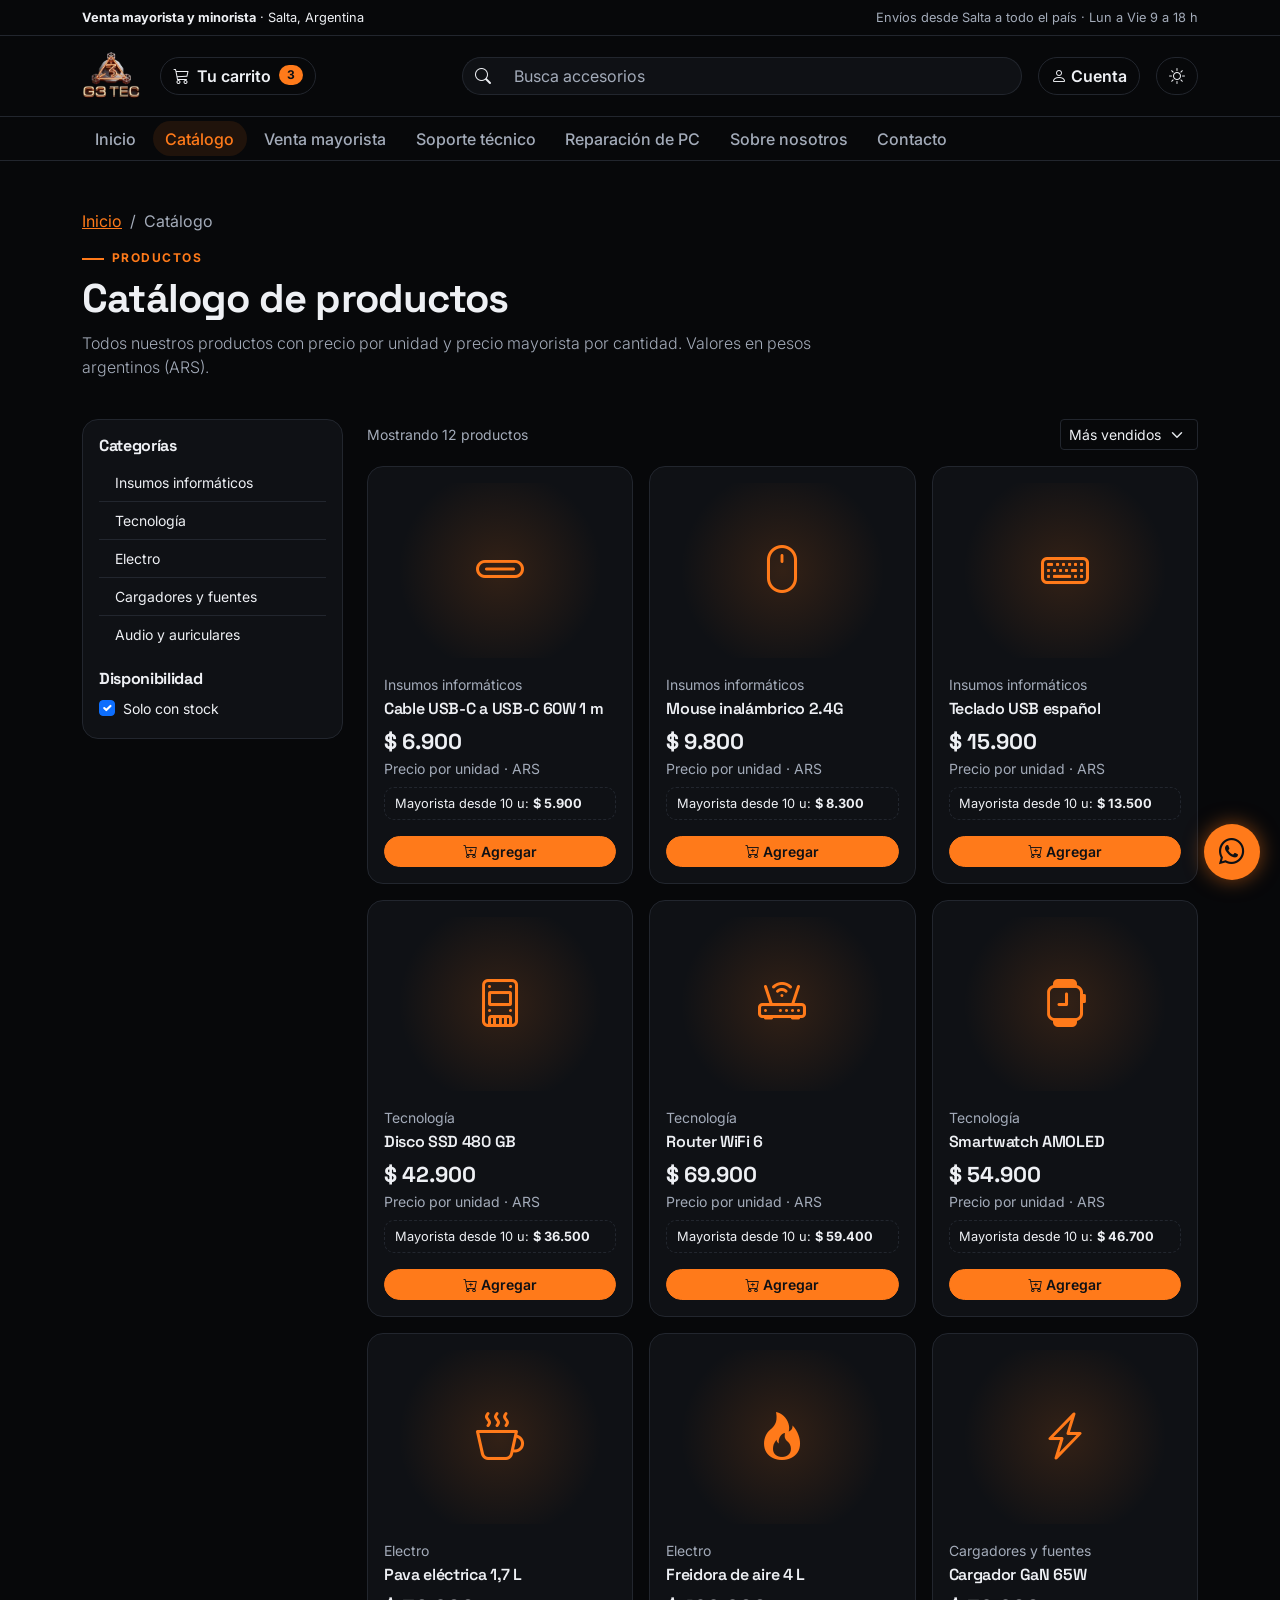
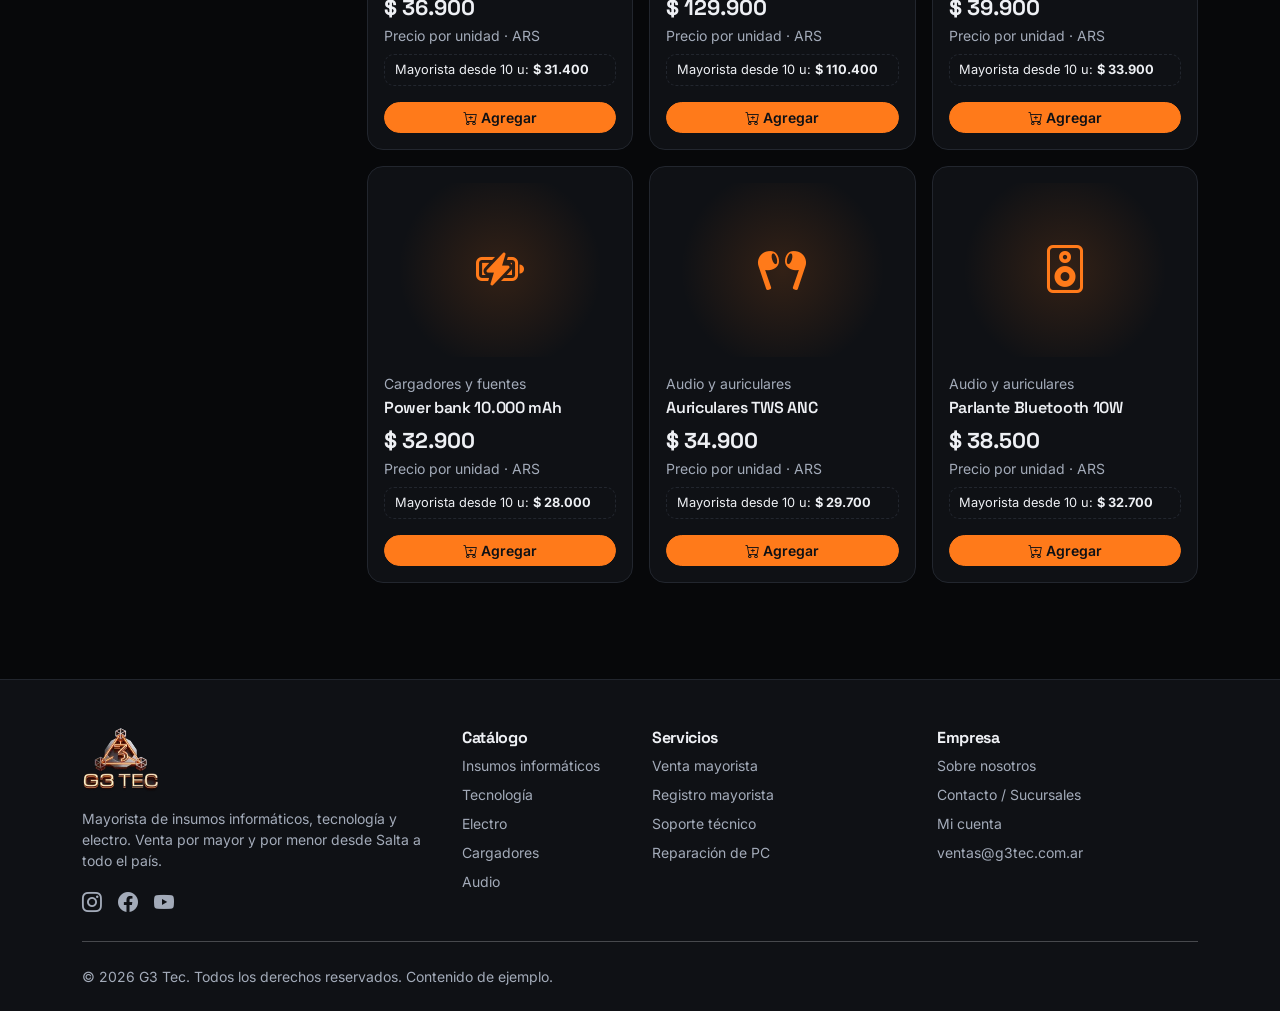
<file: catalogo.html>
<!doctype html>
<html lang="es-AR" data-bs-theme="dark">
  <head>
    <meta charset="utf-8" />
    <meta name="viewport" content="width=device-width, initial-scale=1" />
    <title>Catálogo | G3 Tec</title>
    <meta
      name="description"
      content="Catálogo de insumos informáticos, tecnología, electro, cargadores y audio con precios mayoristas."
    />
    <link rel="icon" href="img/logo-sm.webp" type="image/webp" />
    <link rel="preconnect" href="https://fonts.googleapis.com" />
    <link rel="preconnect" href="https://fonts.gstatic.com" crossorigin />
    <link
      href="https://fonts.googleapis.com/css2?family=Inter:wght@400;500;600;700&family=Space+Grotesk:wght@600;700&display=swap"
      rel="stylesheet"
    />
    <link
      href="https://cdn.jsdelivr.net/npm/bootstrap@5.3.3/dist/css/bootstrap.min.css"
      rel="stylesheet"
      integrity="sha384-QWTKZyjpPEjISv5WaRU9OFeRpok6YctnYmDr5pNlyT2bRjXh0JMhjY6hW+ALEwIH"
      crossorigin="anonymous"
    />
    <link
      href="https://cdn.jsdelivr.net/npm/bootstrap-icons@1.11.3/font/bootstrap-icons.min.css"
      rel="stylesheet"
    />
    <link href="css/estilos.css" rel="stylesheet" />
  </head>
  <body>
    <a class="skip-link" href="#contenido">Saltar al contenido</a>
    <div class="topbar py-2">
      <div class="container d-flex justify-content-between flex-wrap gap-2">
        <span><strong>Venta mayorista y minorista</strong> · Salta, Argentina</span>
        <span class="text-secondary d-none d-md-inline"
          >Envíos desde Salta a todo el país · Lun a Vie 9 a 18 h</span
        >
      </div>
    </div>
    <header class="site-header sticky-top">
      <div class="container py-3 d-flex align-items-center gap-3 flex-wrap">
        <a href="index.html" class="navbar-brand me-1"
          ><img src="img/logo-sm.webp" alt="G3 Tec, inicio" width="58" height="48"
        /></a>
        <a href="carrito.html" class="btn btn-outline-neon d-flex align-items-center gap-2"
          ><i class="bi bi-cart3" aria-hidden="true"></i> Tu carrito
          <span class="badge rounded-pill badge-neon"
            >3<span class="visually-hidden"> productos</span></span
          ></a
        >
        <form
          class="search input-group flex-grow-1 ms-lg-auto"
          role="search"
          action="catalogo.html"
        >
          <span class="input-group-text"><i class="bi bi-search" aria-hidden="true"></i></span>
          <label for="buscar" class="visually-hidden">Buscar productos</label>
          <input
            id="buscar"
            name="q"
            class="form-control"
            type="search"
            placeholder="Busca accesorios"
          />
        </form>
        <a href="cuenta.html" class="btn btn-outline-neon"
          ><i class="bi bi-person" aria-hidden="true"></i> Cuenta</a
        >
        <button
          id="btnTema"
          type="button"
          class="btn btn-outline-neon"
          aria-label="Cambiar tema"
        ></button>
      </div>
      <nav class="navbar navbar-expand-lg py-1 border-top" aria-label="Menú principal">
        <div class="container">
          <button
            class="navbar-toggler"
            type="button"
            data-bs-toggle="collapse"
            data-bs-target="#menu"
            aria-controls="menu"
            aria-expanded="false"
            aria-label="Abrir menú"
          >
            <span class="navbar-toggler-icon"></span>
          </button>
          <div class="collapse navbar-collapse" id="menu">
            <ul class="navbar-nav gap-1">
              <li class="nav-item"><a class="nav-link" href="index.html">Inicio</a></li>
              <li class="nav-item">
                <a class="nav-link active" href="catalogo.html" aria-current="page">Catálogo</a>
              </li>
              <li class="nav-item">
                <a class="nav-link" href="mayorista.html">Venta mayorista</a>
              </li>
              <li class="nav-item"><a class="nav-link" href="soporte.html">Soporte técnico</a></li>
              <li class="nav-item">
                <a class="nav-link" href="reparacion.html">Reparación de PC</a>
              </li>
              <li class="nav-item"><a class="nav-link" href="nosotros.html">Sobre nosotros</a></li>
              <li class="nav-item"><a class="nav-link" href="contacto.html">Contacto</a></li>
            </ul>
          </div>
        </div>
      </nav>
    </header>
    <main id="contenido" class="container py-4 py-lg-5">
      <nav aria-label="Ruta de navegación">
        <ol class="breadcrumb small">
          <li class="breadcrumb-item"><a href="index.html">Inicio</a></li>
          <li class="breadcrumb-item active" aria-current="page">Catálogo</li>
        </ol>
      </nav>
      <p class="eyebrow mb-2">Productos</p>
      <h1 class="display-6 fw-bold">Catálogo de productos</h1>
      <p class="text-secondary lead fs-6 col-lg-8">
        Todos nuestros productos con precio por unidad y precio mayorista por cantidad. Valores en
        pesos argentinos (ARS).
      </p>
      <div class="row g-4 mt-1">
        <aside class="col-lg-3" aria-label="Filtros">
          <div class="g3-card p-3">
            <h2 class="h6 fw-bold">Categorías</h2>
            <div class="list-group list-group-flush small">
              <a href="#" class="list-group-item list-group-item-action bg-transparent"
                >Insumos informáticos</a
              ><a href="#" class="list-group-item list-group-item-action bg-transparent"
                >Tecnología</a
              ><a href="#" class="list-group-item list-group-item-action bg-transparent">Electro</a
              ><a href="#" class="list-group-item list-group-item-action bg-transparent"
                >Cargadores y fuentes</a
              ><a href="#" class="list-group-item list-group-item-action bg-transparent"
                >Audio y auriculares</a
              >
            </div>
            <h2 class="h6 fw-bold mt-3">Disponibilidad</h2>
            <div class="form-check">
              <input class="form-check-input" type="checkbox" id="stock" checked /><label
                class="form-check-label small"
                for="stock"
                >Solo con stock</label
              >
            </div>
          </div>
        </aside>
        <div class="col-lg-9">
          <div class="d-flex justify-content-between align-items-center mb-3">
            <p class="small text-secondary mb-0">Mostrando 12 productos</p>
            <div>
              <label for="orden" class="visually-hidden">Ordenar</label
              ><select id="orden" class="form-select form-select-sm">
                <option>Más vendidos</option>
                <option>Menor precio</option>
                <option>Mayor precio</option>
              </select>
            </div>
          </div>
          <div class="row row-cols-1 row-cols-sm-2 row-cols-xl-3 g-3">
            <div class="col">
              <article class="card h-100 card-hover p-3">
                <div class="prod-img mb-3"><i class="bi bi-usb-c" aria-hidden="true"></i></div>
                <p class="small text-secondary mb-1">Insumos informáticos</p>
                <h2 class="h6 fw-semibold">Cable USB-C a USB-C 60W 1 m</h2>
                <p class="price mb-0">$ 6.900</p>
                <p class="small text-secondary mb-2">Precio por unidad · ARS</p>
                <p class="wholesale mb-3">Mayorista desde 10 u: <strong>$ 5.900</strong></p>
                <button
                  type="button"
                  class="btn btn-neon btn-sm mt-auto"
                  aria-label="Agregar Cable USB-C a USB-C 60W 1 m al carrito"
                >
                  <i class="bi bi-cart-plus" aria-hidden="true"></i> Agregar
                </button>
              </article>
            </div>
            <div class="col">
              <article class="card h-100 card-hover p-3">
                <div class="prod-img mb-3"><i class="bi bi-mouse" aria-hidden="true"></i></div>
                <p class="small text-secondary mb-1">Insumos informáticos</p>
                <h2 class="h6 fw-semibold">Mouse inalámbrico 2.4G</h2>
                <p class="price mb-0">$ 9.800</p>
                <p class="small text-secondary mb-2">Precio por unidad · ARS</p>
                <p class="wholesale mb-3">Mayorista desde 10 u: <strong>$ 8.300</strong></p>
                <button
                  type="button"
                  class="btn btn-neon btn-sm mt-auto"
                  aria-label="Agregar Mouse inalámbrico 2.4G al carrito"
                >
                  <i class="bi bi-cart-plus" aria-hidden="true"></i> Agregar
                </button>
              </article>
            </div>
            <div class="col">
              <article class="card h-100 card-hover p-3">
                <div class="prod-img mb-3"><i class="bi bi-keyboard" aria-hidden="true"></i></div>
                <p class="small text-secondary mb-1">Insumos informáticos</p>
                <h2 class="h6 fw-semibold">Teclado USB español</h2>
                <p class="price mb-0">$ 15.900</p>
                <p class="small text-secondary mb-2">Precio por unidad · ARS</p>
                <p class="wholesale mb-3">Mayorista desde 10 u: <strong>$ 13.500</strong></p>
                <button
                  type="button"
                  class="btn btn-neon btn-sm mt-auto"
                  aria-label="Agregar Teclado USB español al carrito"
                >
                  <i class="bi bi-cart-plus" aria-hidden="true"></i> Agregar
                </button>
              </article>
            </div>
            <div class="col">
              <article class="card h-100 card-hover p-3">
                <div class="prod-img mb-3"><i class="bi bi-device-ssd" aria-hidden="true"></i></div>
                <p class="small text-secondary mb-1">Tecnología</p>
                <h2 class="h6 fw-semibold">Disco SSD 480 GB</h2>
                <p class="price mb-0">$ 42.900</p>
                <p class="small text-secondary mb-2">Precio por unidad · ARS</p>
                <p class="wholesale mb-3">Mayorista desde 10 u: <strong>$ 36.500</strong></p>
                <button
                  type="button"
                  class="btn btn-neon btn-sm mt-auto"
                  aria-label="Agregar Disco SSD 480 GB al carrito"
                >
                  <i class="bi bi-cart-plus" aria-hidden="true"></i> Agregar
                </button>
              </article>
            </div>
            <div class="col">
              <article class="card h-100 card-hover p-3">
                <div class="prod-img mb-3"><i class="bi bi-router" aria-hidden="true"></i></div>
                <p class="small text-secondary mb-1">Tecnología</p>
                <h2 class="h6 fw-semibold">Router WiFi 6</h2>
                <p class="price mb-0">$ 69.900</p>
                <p class="small text-secondary mb-2">Precio por unidad · ARS</p>
                <p class="wholesale mb-3">Mayorista desde 10 u: <strong>$ 59.400</strong></p>
                <button
                  type="button"
                  class="btn btn-neon btn-sm mt-auto"
                  aria-label="Agregar Router WiFi 6 al carrito"
                >
                  <i class="bi bi-cart-plus" aria-hidden="true"></i> Agregar
                </button>
              </article>
            </div>
            <div class="col">
              <article class="card h-100 card-hover p-3">
                <div class="prod-img mb-3"><i class="bi bi-smartwatch" aria-hidden="true"></i></div>
                <p class="small text-secondary mb-1">Tecnología</p>
                <h2 class="h6 fw-semibold">Smartwatch AMOLED</h2>
                <p class="price mb-0">$ 54.900</p>
                <p class="small text-secondary mb-2">Precio por unidad · ARS</p>
                <p class="wholesale mb-3">Mayorista desde 10 u: <strong>$ 46.700</strong></p>
                <button
                  type="button"
                  class="btn btn-neon btn-sm mt-auto"
                  aria-label="Agregar Smartwatch AMOLED al carrito"
                >
                  <i class="bi bi-cart-plus" aria-hidden="true"></i> Agregar
                </button>
              </article>
            </div>
            <div class="col">
              <article class="card h-100 card-hover p-3">
                <div class="prod-img mb-3"><i class="bi bi-cup-hot" aria-hidden="true"></i></div>
                <p class="small text-secondary mb-1">Electro</p>
                <h2 class="h6 fw-semibold">Pava eléctrica 1,7 L</h2>
                <p class="price mb-0">$ 36.900</p>
                <p class="small text-secondary mb-2">Precio por unidad · ARS</p>
                <p class="wholesale mb-3">Mayorista desde 10 u: <strong>$ 31.400</strong></p>
                <button
                  type="button"
                  class="btn btn-neon btn-sm mt-auto"
                  aria-label="Agregar Pava eléctrica 1,7 L al carrito"
                >
                  <i class="bi bi-cart-plus" aria-hidden="true"></i> Agregar
                </button>
              </article>
            </div>
            <div class="col">
              <article class="card h-100 card-hover p-3">
                <div class="prod-img mb-3"><i class="bi bi-fire" aria-hidden="true"></i></div>
                <p class="small text-secondary mb-1">Electro</p>
                <h2 class="h6 fw-semibold">Freidora de aire 4 L</h2>
                <p class="price mb-0">$ 129.900</p>
                <p class="small text-secondary mb-2">Precio por unidad · ARS</p>
                <p class="wholesale mb-3">Mayorista desde 10 u: <strong>$ 110.400</strong></p>
                <button
                  type="button"
                  class="btn btn-neon btn-sm mt-auto"
                  aria-label="Agregar Freidora de aire 4 L al carrito"
                >
                  <i class="bi bi-cart-plus" aria-hidden="true"></i> Agregar
                </button>
              </article>
            </div>
            <div class="col">
              <article class="card h-100 card-hover p-3">
                <div class="prod-img mb-3">
                  <i class="bi bi-lightning-charge" aria-hidden="true"></i>
                </div>
                <p class="small text-secondary mb-1">Cargadores y fuentes</p>
                <h2 class="h6 fw-semibold">Cargador GaN 65W</h2>
                <p class="price mb-0">$ 39.900</p>
                <p class="small text-secondary mb-2">Precio por unidad · ARS</p>
                <p class="wholesale mb-3">Mayorista desde 10 u: <strong>$ 33.900</strong></p>
                <button
                  type="button"
                  class="btn btn-neon btn-sm mt-auto"
                  aria-label="Agregar Cargador GaN 65W al carrito"
                >
                  <i class="bi bi-cart-plus" aria-hidden="true"></i> Agregar
                </button>
              </article>
            </div>
            <div class="col">
              <article class="card h-100 card-hover p-3">
                <div class="prod-img mb-3">
                  <i class="bi bi-battery-charging" aria-hidden="true"></i>
                </div>
                <p class="small text-secondary mb-1">Cargadores y fuentes</p>
                <h2 class="h6 fw-semibold">Power bank 10.000 mAh</h2>
                <p class="price mb-0">$ 32.900</p>
                <p class="small text-secondary mb-2">Precio por unidad · ARS</p>
                <p class="wholesale mb-3">Mayorista desde 10 u: <strong>$ 28.000</strong></p>
                <button
                  type="button"
                  class="btn btn-neon btn-sm mt-auto"
                  aria-label="Agregar Power bank 10.000 mAh al carrito"
                >
                  <i class="bi bi-cart-plus" aria-hidden="true"></i> Agregar
                </button>
              </article>
            </div>
            <div class="col">
              <article class="card h-100 card-hover p-3">
                <div class="prod-img mb-3"><i class="bi bi-earbuds" aria-hidden="true"></i></div>
                <p class="small text-secondary mb-1">Audio y auriculares</p>
                <h2 class="h6 fw-semibold">Auriculares TWS ANC</h2>
                <p class="price mb-0">$ 34.900</p>
                <p class="small text-secondary mb-2">Precio por unidad · ARS</p>
                <p class="wholesale mb-3">Mayorista desde 10 u: <strong>$ 29.700</strong></p>
                <button
                  type="button"
                  class="btn btn-neon btn-sm mt-auto"
                  aria-label="Agregar Auriculares TWS ANC al carrito"
                >
                  <i class="bi bi-cart-plus" aria-hidden="true"></i> Agregar
                </button>
              </article>
            </div>
            <div class="col">
              <article class="card h-100 card-hover p-3">
                <div class="prod-img mb-3"><i class="bi bi-speaker" aria-hidden="true"></i></div>
                <p class="small text-secondary mb-1">Audio y auriculares</p>
                <h2 class="h6 fw-semibold">Parlante Bluetooth 10W</h2>
                <p class="price mb-0">$ 38.500</p>
                <p class="small text-secondary mb-2">Precio por unidad · ARS</p>
                <p class="wholesale mb-3">Mayorista desde 10 u: <strong>$ 32.700</strong></p>
                <button
                  type="button"
                  class="btn btn-neon btn-sm mt-auto"
                  aria-label="Agregar Parlante Bluetooth 10W al carrito"
                >
                  <i class="bi bi-cart-plus" aria-hidden="true"></i> Agregar
                </button>
              </article>
            </div>
          </div>
        </div>
      </div>
    </main>
    <footer class="site-footer pt-5 pb-4 mt-5">
      <div class="container">
        <div class="row g-4">
          <div class="col-lg-4">
            <img
              src="img/logo-sm.webp"
              alt="G3 Tec"
              width="77"
              height="64"
              loading="lazy"
              class="mb-3"
            />
            <p class="text-secondary small">
              Mayorista de insumos informáticos, tecnología y electro. Venta por mayor y por menor
              desde Salta a todo el país.
            </p>
            <div class="d-flex gap-3 fs-5">
              <a href="#" aria-label="Instagram de G3 Tec"
                ><i class="bi bi-instagram" aria-hidden="true"></i></a
              ><a href="#" aria-label="Facebook de G3 Tec"
                ><i class="bi bi-facebook" aria-hidden="true"></i></a
              ><a href="#" aria-label="YouTube de G3 Tec"
                ><i class="bi bi-youtube" aria-hidden="true"></i
              ></a>
            </div>
          </div>
          <div class="col-6 col-lg-2">
            <h2 class="h6 fw-bold">Catálogo</h2>
            <ul class="list-unstyled small d-grid gap-2">
              <li><a href="catalogo.html">Insumos informáticos</a></li>
              <li><a href="catalogo.html">Tecnología</a></li>
              <li><a href="catalogo.html">Electro</a></li>
              <li><a href="catalogo.html">Cargadores</a></li>
              <li><a href="catalogo.html">Audio</a></li>
            </ul>
          </div>
          <div class="col-6 col-lg-3">
            <h2 class="h6 fw-bold">Servicios</h2>
            <ul class="list-unstyled small d-grid gap-2">
              <li><a href="mayorista.html">Venta mayorista</a></li>
              <li><a href="registro.html">Registro mayorista</a></li>
              <li><a href="soporte.html">Soporte técnico</a></li>
              <li><a href="reparacion.html">Reparación de PC</a></li>
            </ul>
          </div>
          <div class="col-lg-3">
            <h2 class="h6 fw-bold">Empresa</h2>
            <ul class="list-unstyled small d-grid gap-2">
              <li><a href="nosotros.html">Sobre nosotros</a></li>
              <li><a href="contacto.html">Contacto / Sucursales</a></li>
              <li><a href="cuenta.html">Mi cuenta</a></li>
              <li><a href="mailto:ventas@g3tec.com.ar">ventas@g3tec.com.ar</a></li>
            </ul>
          </div>
        </div>
        <hr class="my-4" />
        <p class="small text-secondary mb-0">
          © 2026 G3 Tec. Todos los derechos reservados. Contenido de ejemplo.
        </p>
      </div>
    </footer>
    <a href="https://wa.me/543874000000" class="wa-float" aria-label="Escribinos por WhatsApp"
      ><i class="bi bi-whatsapp" aria-hidden="true"></i
    ></a>
    <script
      src="https://cdn.jsdelivr.net/npm/bootstrap@5.3.3/dist/js/bootstrap.bundle.min.js"
      integrity="sha384-YvpcrYf0tY3lHB60NNkmXc5s9fDVZLESaAA55NDzOxhy9GkcIdslK1eN7N6jIeHz"
      crossorigin="anonymous"
    ></script>
    <script src="js/main.js"></script>
  </body>
</html>
</file>
<file: css/estilos.css>
/* G3 Tec - estilos personalizados sobre Bootstrap 5.3 */
:root,
[data-bs-theme="light"] {
  --g3-neon: #c2410c;
  --g3-neon-rgb: 194, 65, 12;
  --g3-cyan: #0e7490;
  --g3-bg: #f5f6f8;
  --g3-card: #ffffff;
  --g3-line: #e3e6eb;
  --bs-body-bg: var(--g3-bg);
  --bs-body-color: #0d1015;
  --bs-secondary-color: #4b5361;
  --bs-border-color: var(--g3-line);
  --bs-link-color-rgb: var(--g3-neon-rgb);
  --bs-link-hover-color-rgb: var(--g3-neon-rgb);
}
[data-bs-theme="dark"] {
  --g3-neon: #ff7a1a;
  --g3-neon-rgb: 255, 122, 26;
  --g3-cyan: #22e3ff;
  --g3-bg: #07080a;
  --g3-card: #0f1115;
  --g3-line: #22262e;
  --bs-body-bg: var(--g3-bg);
  --bs-body-color: #eef0f4;
  --bs-secondary-color: #a3abb9;
  --bs-border-color: var(--g3-line);
  --bs-tertiary-bg: #15181d;
}
body {
  font-family: "Inter", system-ui, sans-serif;
}
h1,
h2,
h3,
.display-5,
.navbar-brand {
  font-family: "Space Grotesk", "Inter", sans-serif;
  letter-spacing: -0.02em;
}
.text-neon {
  color: var(--g3-neon) !important;
}
.text-cyan {
  color: var(--g3-cyan) !important;
}
.btn-neon {
  --bs-btn-color: #0d1015;
  --bs-btn-bg: var(--g3-neon);
  --bs-btn-border-color: var(--g3-neon);
  --bs-btn-hover-color: #0d1015;
  --bs-btn-hover-bg: var(--g3-neon);
  --bs-btn-hover-border-color: var(--g3-neon);
  --bs-btn-active-bg: var(--g3-neon);
  --bs-btn-active-color: #0d1015;
  font-weight: 600;
  border-radius: 999px;
}
[data-bs-theme="light"] .btn-neon {
  --bs-btn-color: #fff;
  --bs-btn-hover-color: #fff;
  --bs-btn-active-color: #fff;
}
.btn-neon:hover {
  box-shadow: 0 0 18px rgba(var(--g3-neon-rgb), 0.55);
}
.btn-outline-neon {
  --bs-btn-color: var(--bs-body-color);
  --bs-btn-border-color: var(--g3-line);
  --bs-btn-hover-color: var(--g3-neon);
  --bs-btn-hover-bg: transparent;
  --bs-btn-hover-border-color: var(--g3-neon);
  border-radius: 999px;
  font-weight: 600;
}
.eyebrow {
  color: var(--g3-neon);
  font-size: 0.75rem;
  font-weight: 700;
  letter-spacing: 0.12em;
  text-transform: uppercase;
}
.eyebrow::before {
  content: "";
  display: inline-block;
  width: 22px;
  height: 2px;
  background: currentColor;
  vertical-align: middle;
  margin-right: 8px;
}
.card,
.g3-card {
  background: var(--g3-card);
  border: 1px solid var(--g3-line);
  border-radius: 16px;
}
.card-hover {
  transition:
    border-color 0.2s,
    transform 0.2s;
}
.card-hover:hover {
  border-color: var(--g3-neon);
  transform: translateY(-2px);
}
.topbar {
  font-size: 0.8rem;
  border-bottom: 1px solid var(--g3-line);
}
.site-header {
  background: var(--g3-bg);
  border-bottom: 1px solid var(--g3-line);
}
.site-header .nav-link {
  color: var(--bs-secondary-color);
  font-weight: 500;
  border-radius: 999px;
  padding: 0.35rem 0.8rem !important;
}
.site-header .nav-link:hover,
.site-header .nav-link.active {
  color: var(--g3-neon);
  background: rgba(var(--g3-neon-rgb), 0.1);
}
.search {
  max-width: 560px;
}
.search .form-control,
.search .input-group-text {
  background: var(--g3-card);
  border-color: var(--g3-line);
  border-radius: 999px;
}
.search .input-group-text {
  border-right: 0;
  border-radius: 999px 0 0 999px;
}
.search .form-control {
  border-left: 0;
  border-radius: 0 999px 999px 0;
}
.form-control:focus,
.form-select:focus,
.btn:focus-visible,
a:focus-visible {
  border-color: var(--g3-neon);
  box-shadow: 0 0 0 0.2rem rgba(var(--g3-neon-rgb), 0.35);
  outline: none;
}
.hero {
  position: relative;
  overflow: hidden;
  border-radius: 20px;
  border: 1px solid var(--g3-line);
  background:
    radial-gradient(circle at 75% 50%, rgba(var(--g3-neon-rgb), 0.22), transparent 55%),
    var(--g3-card);
}
.hero h1 span,
.accent {
  color: var(--g3-neon);
}
.hero-logo {
  max-width: 260px;
  filter: drop-shadow(0 0 22px rgba(var(--g3-neon-rgb), 0.45));
}
.ico {
  width: 48px;
  height: 48px;
  display: grid;
  place-items: center;
  border-radius: 14px;
  background: rgba(var(--g3-neon-rgb), 0.1);
  color: var(--g3-neon);
  font-size: 1.4rem;
}
.prod-img {
  aspect-ratio: 4 / 3;
  display: grid;
  place-items: center;
  font-size: 3rem;
  color: var(--g3-neon);
  background: radial-gradient(circle, rgba(var(--g3-neon-rgb), 0.15), transparent 70%);
  border-radius: 12px;
}
.price {
  font-family: "Space Grotesk", sans-serif;
  font-size: 1.35rem;
  font-weight: 700;
}
.wholesale {
  font-size: 0.8rem;
  border: 1px dashed var(--g3-line);
  border-radius: 10px;
  padding: 0.35rem 0.6rem;
}
.badge-neon {
  background: var(--g3-neon);
  color: #0d1015;
}
[data-bs-theme="light"] .badge-neon {
  color: #fff;
}
.step-num {
  width: 36px;
  height: 36px;
  border-radius: 50%;
  border: 1px solid var(--g3-neon);
  color: var(--g3-neon);
  display: grid;
  place-items: center;
  font-weight: 700;
}
.table {
  --bs-table-bg: transparent;
}
.site-footer {
  border-top: 1px solid var(--g3-line);
  background: var(--g3-card);
}
.site-footer a {
  color: var(--bs-secondary-color);
  text-decoration: none;
}
.site-footer a:hover {
  color: var(--g3-neon);
}
.wa-float {
  position: fixed;
  right: 20px;
  bottom: 20px;
  width: 56px;
  height: 56px;
  border-radius: 50%;
  display: grid;
  place-items: center;
  background: var(--g3-neon);
  color: #0d1015;
  font-size: 1.6rem;
  box-shadow: 0 0 20px rgba(var(--g3-neon-rgb), 0.5);
  z-index: 1030;
}
.skip-link {
  position: absolute;
  left: -9999px;
}
.skip-link:focus {
  left: 1rem;
  top: 1rem;
  z-index: 2000;
  background: var(--g3-neon);
  color: #0d1015;
  padding: 0.5rem 1rem;
  border-radius: 8px;
}
.map-ph {
  min-height: 260px;
  border-radius: 16px;
  border: 1px solid var(--g3-line);
  background: repeating-linear-gradient(
    45deg,
    var(--g3-card),
    var(--g3-card) 12px,
    var(--bs-tertiary-bg) 12px,
    var(--bs-tertiary-bg) 24px
  );
}
/* Accesibilidad (Lighthouse): el gris por defecto de Bootstrap (#6c757d) no alcanza contraste 4.5:1 sobre fondos oscuros */
.text-secondary {
  color: var(--bs-secondary-color) !important;
}
.filtro {
  background: transparent;
}
.filtro-activo {
  color: var(--g3-neon);
  font-weight: 600;
  background: rgba(var(--g3-neon-rgb), 0.12);
}
.filtro-ofertas {
  color: var(--g3-neon);
  font-weight: 600;
}
.aviso-flotante {
  position: fixed;
  top: 1rem;
  left: 50%;
  transform: translateX(-50%);
  z-index: 1080;
}
article[id^="producto-"] {
  scroll-margin-top: 170px;
}

.ico img {
  width: 100%;
  height: 100%;
  object-fit: contain;
  border-radius: inherit;
}

.prod-img img {
  position: absolute;
  inset: 0;
  width: 100%;
  height: 100%;
  padding: 0.5rem;
  object-fit: contain;
}

.ico:has(img) {
  overflow: hidden;
  background: #fff;
}

.prod-img:has(img) {
  position: relative;
  background: #fff;
  overflow: hidden;
}
</file>
